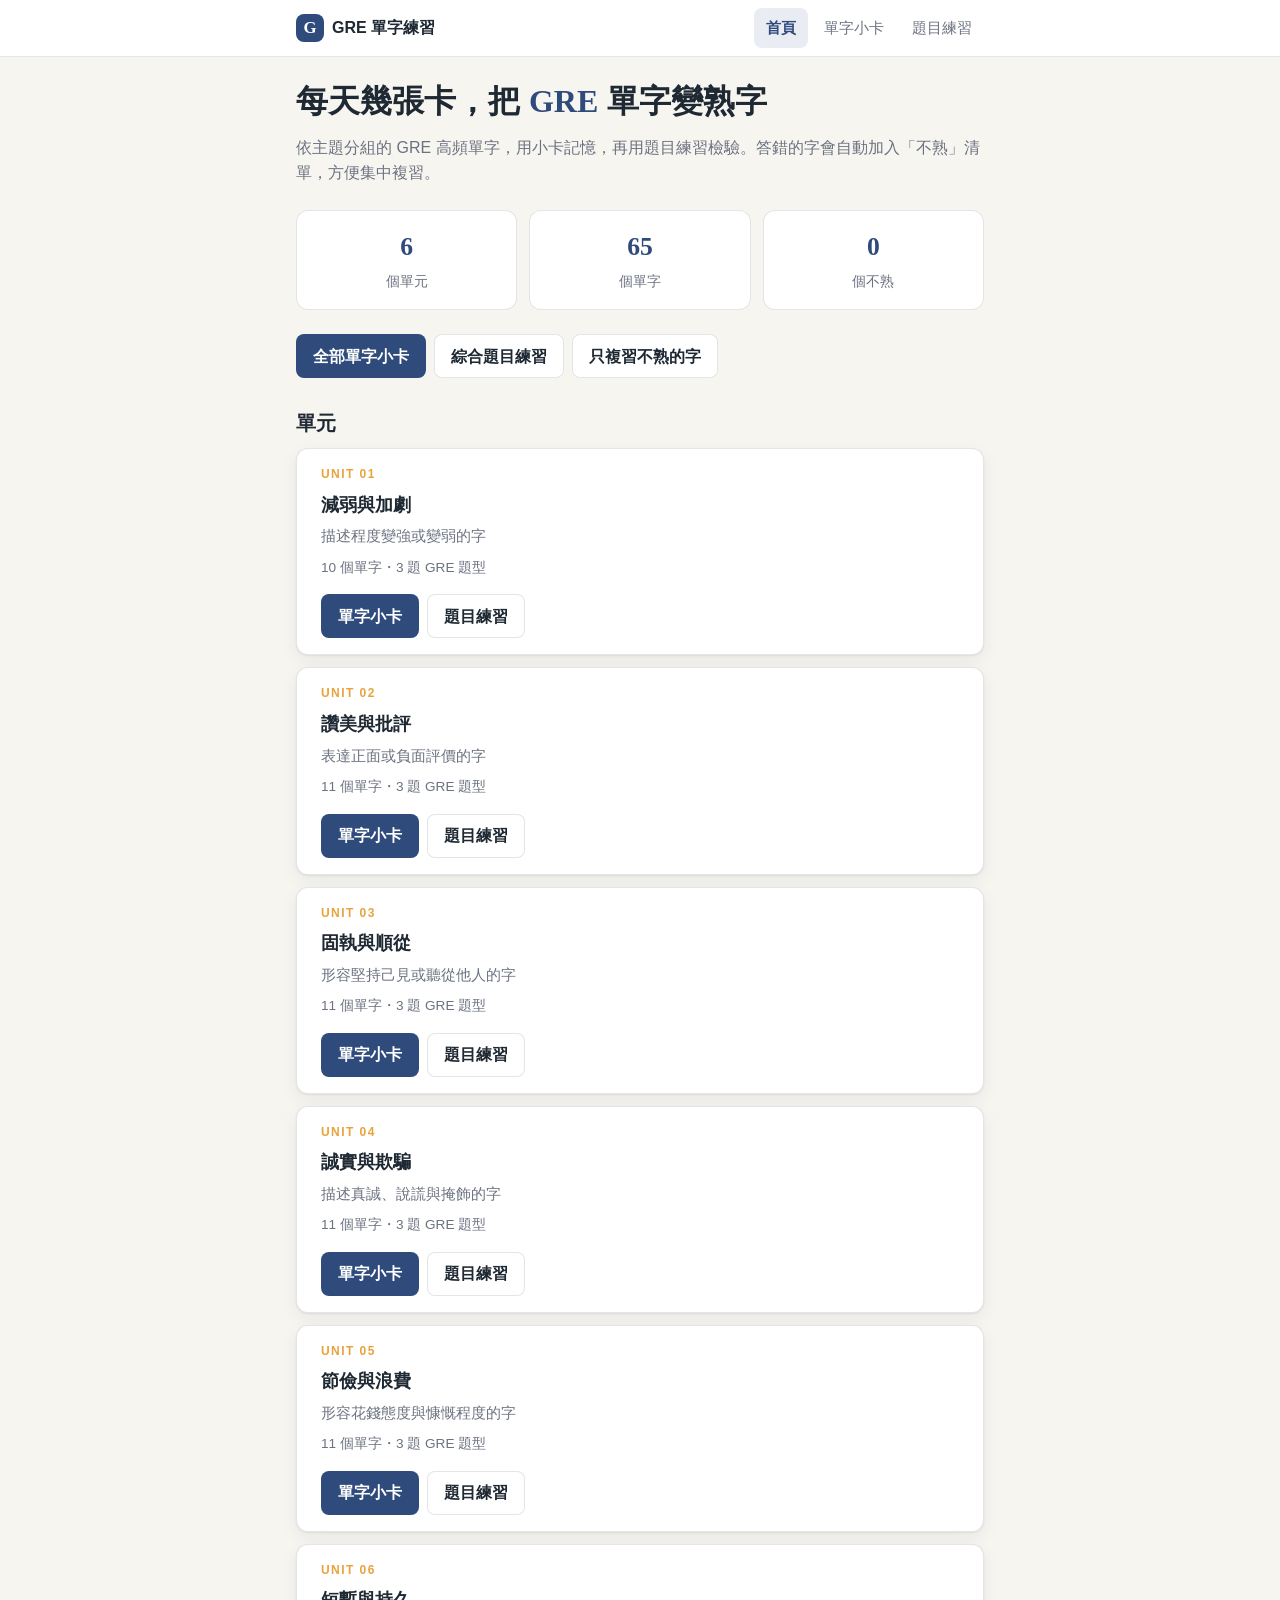
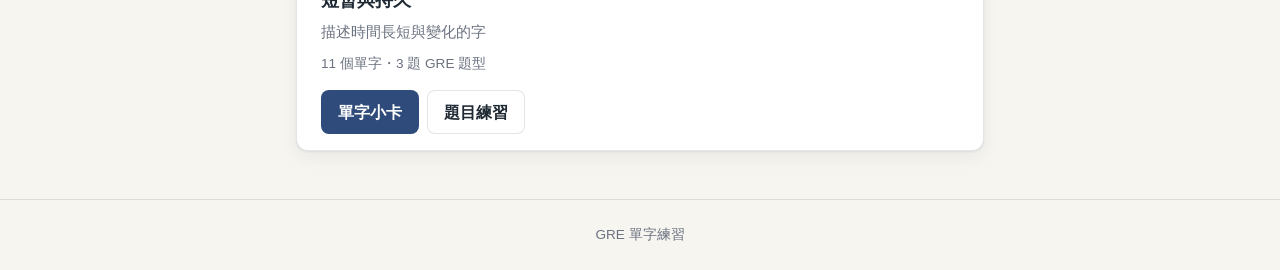
<file: index.html>
<!doctype html>
<html lang="zh-Hant">
<head>
  <meta charset="utf-8">
  <meta name="viewport" content="width=device-width, initial-scale=1">
  <title>首頁｜GRE 單字練習</title>
  <link rel="stylesheet" href="assets/style.css">
</head>
<body>
  <header id="site-nav"></header>
  <main class="container">
    <section class="hero">
      <h1>每天幾張卡，把 <span class="accent-word">GRE</span> 單字變熟字</h1>
      <p class="lead">依主題分組的 GRE 高頻單字，用小卡記憶，再用題目練習檢驗。答錯的字會自動加入「不熟」清單，方便集中複習。</p>
    </section>

    <div id="stats" class="stats"></div>

    <div class="btn-row quick-actions">
      <a class="btn btn-primary" href="flashcards.html">全部單字小卡</a>
      <a class="btn btn-ghost" href="quiz.html">綜合題目練習</a>
      <a class="btn btn-ghost" href="flashcards.html?unfamiliar=1">只複習不熟的字</a>
    </div>

    <h2>單元</h2>
    <div id="unit-list" class="unit-list"></div>
  </main>
  <footer class="site-footer">GRE 單字練習</footer>
  <script src="data/units.js"></script>
  <script src="assets/app.js"></script>
  <script>GRE.initHome();</script>
</body>
</html>
</file>
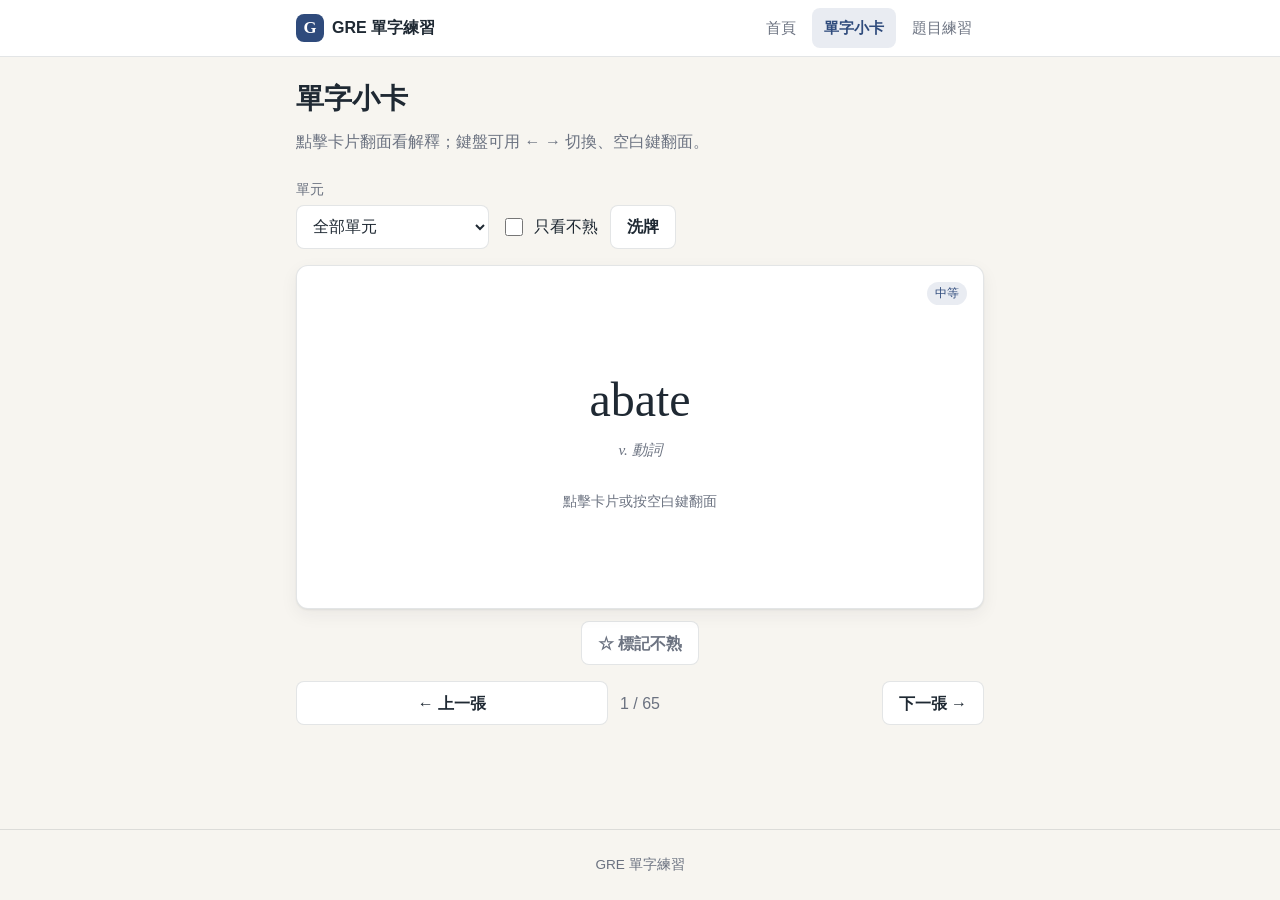
<file: flashcards.html>
<!doctype html>
<html lang="zh-Hant">
<head>
  <meta charset="utf-8">
  <meta name="viewport" content="width=device-width, initial-scale=1">
  <title>單字小卡｜GRE 單字練習</title>
  <link rel="stylesheet" href="assets/style.css">
</head>
<body>
  <header id="site-nav"></header>
  <main class="container">
    <section class="page-head">
      <h1>單字小卡</h1>
      <p class="lead">點擊卡片翻面看解釋；鍵盤可用 ← → 切換、空白鍵翻面。</p>
    </section>

    <div class="toolbar">
      <label class="field">
        <span>單元</span>
        <select id="unit-select"></select>
      </label>
      <label class="check">
        <input type="checkbox" id="only-unfamiliar">
        只看不熟
      </label>
      <button type="button" class="btn btn-ghost" id="shuffle-btn">洗牌</button>
    </div>

    <div id="card-area"></div>

    <div class="card-controls">
      <button type="button" class="btn btn-ghost" id="prev-btn">← 上一張</button>
      <span id="progress" class="progress-text"></span>
      <button type="button" class="btn btn-ghost" id="next-btn">下一張 →</button>
    </div>
  </main>
  <footer class="site-footer">GRE 單字練習</footer>
  <script src="data/units.js"></script>
  <script src="assets/app.js"></script>
  <script>GRE.initFlashcards();</script>
</body>
</html>
</file>
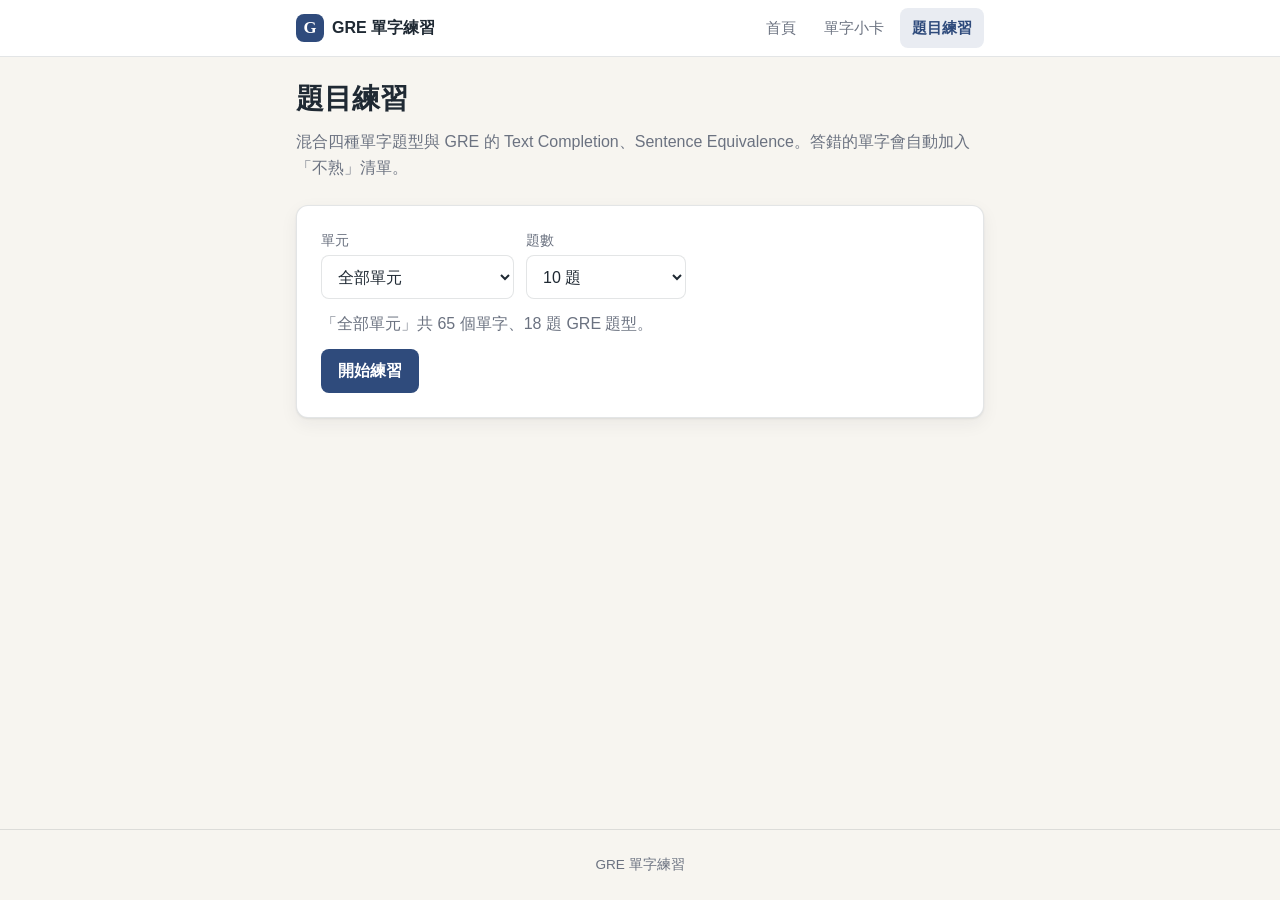
<file: quiz.html>
<!doctype html>
<html lang="zh-Hant">
<head>
  <meta charset="utf-8">
  <meta name="viewport" content="width=device-width, initial-scale=1">
  <title>題目練習｜GRE 單字練習</title>
  <link rel="stylesheet" href="assets/style.css">
</head>
<body>
  <header id="site-nav"></header>
  <main class="container">
    <section class="page-head">
      <h1>題目練習</h1>
      <p class="lead">混合四種單字題型與 GRE 的 Text Completion、Sentence Equivalence。答錯的單字會自動加入「不熟」清單。</p>
    </section>

    <section id="quiz-setup" class="panel">
      <div class="setup-grid">
        <label class="field">
          <span>單元</span>
          <select id="unit-select"></select>
        </label>
        <label class="field">
          <span>題數</span>
          <select id="count-select">
            <option value="10">10 題</option>
            <option value="20">20 題</option>
          </select>
        </label>
      </div>
      <p class="muted" id="setup-info"></p>
      <button type="button" class="btn btn-primary" id="start-btn">開始練習</button>
    </section>

    <div id="quiz-area" hidden></div>
  </main>
  <footer class="site-footer">GRE 單字練習</footer>
  <script src="data/units.js"></script>
  <script src="assets/app.js"></script>
  <script>GRE.initQuiz();</script>
</body>
</html>
</file>
<file: assets/style.css>
/* ==========================================================
   GRE 單字練習 — 全站樣式
   規則：顏色只能使用下方 token（見 AGENTS.md 第 7 節）
   ========================================================== */

/* ---------- 設計 token ---------- */
:root {
  --color-bg: #f7f5f0;
  --color-surface: #ffffff;
  --color-primary: #2f4b7c;
  --color-accent: #e8a33d;
  --color-text: #1f2933;
  --color-muted: #6b7280;
  --color-correct: #2f855a;
  --color-wrong: #c53030;

  --font-ui: -apple-system, BlinkMacSystemFont, "PingFang TC", "Microsoft JhengHei", "Noto Sans TC", sans-serif;
  --font-word: Georgia, "Times New Roman", serif;

  --radius: 12px;
  --radius-sm: 8px;
  --space-1: 4px;
  --space-2: 8px;
  --space-3: 12px;
  --space-4: 16px;
  --space-5: 24px;
  --space-6: 32px;
  --space-7: 48px;

  /* 由 token 衍生，不是新顏色 */
  --line: color-mix(in srgb, var(--color-text) 12%, transparent);
  --shadow: 0 1px 2px color-mix(in srgb, var(--color-text) 8%, transparent),
            0 6px 18px color-mix(in srgb, var(--color-text) 6%, transparent);
  --primary-soft: color-mix(in srgb, var(--color-primary) 10%, transparent);
  --accent-soft: color-mix(in srgb, var(--color-accent) 18%, transparent);
  --correct-soft: color-mix(in srgb, var(--color-correct) 12%, transparent);
  --wrong-soft: color-mix(in srgb, var(--color-wrong) 12%, transparent);
}

@media (prefers-color-scheme: dark) {
  :root {
    --color-bg: #15181d;
    --color-surface: #1f242c;
    --color-primary: #8fb0e8;
    --color-accent: #f0b55a;
    --color-text: #e6e8eb;
    --color-muted: #9aa3ae;
    --color-correct: #5cc28a;
    --color-wrong: #f07171;
    --shadow: 0 1px 2px color-mix(in srgb, var(--color-bg) 60%, transparent),
              0 6px 18px color-mix(in srgb, var(--color-bg) 50%, transparent);
  }
}

/* ---------- 基礎 ---------- */
*,
*::before,
*::after { box-sizing: border-box; }

html { -webkit-text-size-adjust: 100%; }

body {
  margin: 0;
  min-height: 100vh;
  display: flex;
  flex-direction: column;
  background: var(--color-bg);
  color: var(--color-text);
  font-family: var(--font-ui);
  font-size: 16px;
  line-height: 1.6;
}

main { flex: 1; }

h1, h2, h3 { line-height: 1.3; margin: 0 0 var(--space-3); }
h1 { font-size: 1.75rem; }
h2 { font-size: 1.25rem; }
p { margin: 0 0 var(--space-3); }

a { color: var(--color-primary); }

[hidden] { display: none !important; }

.container {
  width: 100%;
  max-width: 720px;
  margin: 0 auto;
  padding: 0 var(--space-4);
}

main.container { padding-top: var(--space-5); padding-bottom: var(--space-7); }

.muted { color: var(--color-muted); }
.lead { color: var(--color-muted); font-size: 1rem; }

/* ---------- 導覽列 ---------- */
.site-header {
  background: var(--color-surface);
  border-bottom: 1px solid var(--line);
  position: sticky;
  top: 0;
  z-index: 10;
}

.header-inner {
  display: flex;
  align-items: center;
  justify-content: space-between;
  gap: var(--space-3);
  min-height: 56px;
  flex-wrap: wrap;
}

.brand {
  display: flex;
  align-items: center;
  gap: var(--space-2);
  font-weight: 700;
  color: var(--color-text);
  text-decoration: none;
  white-space: nowrap;
}

.brand-mark {
  display: inline-grid;
  place-items: center;
  width: 28px;
  height: 28px;
  border-radius: var(--radius-sm);
  background: var(--color-primary);
  color: var(--color-surface);
  font-family: var(--font-word);
  font-size: 1.05rem;
}

.nav { display: flex; gap: var(--space-1); }

.nav a {
  padding: var(--space-2) var(--space-3);
  border-radius: var(--radius-sm);
  color: var(--color-muted);
  text-decoration: none;
  font-size: 0.95rem;
}

.nav a:hover { color: var(--color-text); background: var(--primary-soft); }
.nav a[aria-current="page"] { color: var(--color-primary); background: var(--primary-soft); font-weight: 600; }

/* ---------- 頁尾 ---------- */
.site-footer {
  padding: var(--space-5) var(--space-4);
  text-align: center;
  color: var(--color-muted);
  font-size: 0.85rem;
  border-top: 1px solid var(--line);
}

/* ---------- 按鈕 ---------- */
.btn {
  display: inline-flex;
  align-items: center;
  justify-content: center;
  gap: var(--space-2);
  min-height: 44px;
  padding: 0 var(--space-4);
  border-radius: var(--radius-sm);
  border: 1px solid transparent;
  font: inherit;
  font-weight: 600;
  text-decoration: none;
  cursor: pointer;
  transition: background-color 0.15s, border-color 0.15s, color 0.15s;
}

.btn:disabled { opacity: 0.45; cursor: not-allowed; }

.btn-primary { background: var(--color-primary); color: var(--color-surface); }
.btn-primary:hover:not(:disabled) { background: color-mix(in srgb, var(--color-primary) 88%, var(--color-text)); }

.btn-ghost { background: var(--color-surface); color: var(--color-text); border-color: var(--line); }
.btn-ghost:hover:not(:disabled) { border-color: var(--color-primary); color: var(--color-primary); }

.btn-mark { background: var(--color-surface); color: var(--color-muted); border-color: var(--line); }
.btn-mark.is-active { background: var(--accent-soft); color: var(--color-text); border-color: var(--color-accent); }

.btn-row { display: flex; flex-wrap: wrap; gap: var(--space-2); }

:focus-visible { outline: 3px solid var(--color-accent); outline-offset: 2px; }

/* ---------- 共用卡片 / 面板 ---------- */
.panel {
  background: var(--color-surface);
  border: 1px solid var(--line);
  border-radius: var(--radius);
  box-shadow: var(--shadow);
  padding: var(--space-5);
}

.page-head { margin-bottom: var(--space-5); }

/* ---------- 表單欄位 ---------- */
.toolbar {
  display: flex;
  flex-wrap: wrap;
  align-items: flex-end;
  gap: var(--space-3);
  margin-bottom: var(--space-4);
}

.field { display: flex; flex-direction: column; gap: var(--space-1); font-size: 0.85rem; color: var(--color-muted); }

.field select {
  min-height: 44px;
  min-width: 160px;
  padding: 0 var(--space-3);
  border: 1px solid var(--line);
  border-radius: var(--radius-sm);
  background: var(--color-surface);
  color: var(--color-text);
  font: inherit;
  font-size: 1rem;
}

.check {
  display: inline-flex;
  align-items: center;
  gap: var(--space-2);
  min-height: 44px;
  cursor: pointer;
}

.check input { width: 18px; height: 18px; accent-color: var(--color-primary); }

/* ---------- 首頁 ---------- */
.hero { margin-bottom: var(--space-5); }
.hero h1 { font-size: 2rem; }
.hero .accent-word { font-family: var(--font-word); color: var(--color-primary); }

.stats {
  display: grid;
  grid-template-columns: repeat(3, 1fr);
  gap: var(--space-3);
  margin-bottom: var(--space-5);
}

.stat {
  background: var(--color-surface);
  border: 1px solid var(--line);
  border-radius: var(--radius);
  padding: var(--space-4);
  text-align: center;
}

.stat-value { display: block; font-size: 1.6rem; font-weight: 700; font-family: var(--font-word); color: var(--color-primary); }
.stat-label { font-size: 0.85rem; color: var(--color-muted); }

.quick-actions { margin-bottom: var(--space-6); }

.unit-list { display: grid; gap: var(--space-3); }

.unit-card {
  background: var(--color-surface);
  border: 1px solid var(--line);
  border-radius: var(--radius);
  box-shadow: var(--shadow);
  padding: var(--space-4) var(--space-5);
  display: grid;
  gap: var(--space-2);
}

.unit-no { font-size: 0.75rem; letter-spacing: 0.12em; color: var(--color-accent); font-weight: 700; }
.unit-card h3 { margin: 0; font-size: 1.15rem; }
.unit-card p { margin: 0; color: var(--color-muted); font-size: 0.95rem; }
.unit-meta { font-size: 0.85rem; color: var(--color-muted); }
.unit-card .btn-row { margin-top: var(--space-2); }

/* ---------- 單字小卡 ---------- */
.flash-card {
  perspective: 1200px;
  cursor: pointer;
  margin-bottom: var(--space-3);
  border-radius: var(--radius);
}

.flash-card-inner {
  display: grid;
  transform-style: preserve-3d;
  transition: transform 0.5s ease;
}

.flash-card.is-flipped .flash-card-inner { transform: rotateY(180deg); }

.flash-face {
  grid-area: 1 / 1;
  -webkit-backface-visibility: hidden;
  backface-visibility: hidden;
  background: var(--color-surface);
  border: 1px solid var(--line);
  border-radius: var(--radius);
  box-shadow: var(--shadow);
  padding: var(--space-6) var(--space-5);
  min-height: 320px;
}

.flash-front {
  display: flex;
  flex-direction: column;
  align-items: center;
  justify-content: center;
  text-align: center;
  position: relative;
}

.flash-back { transform: rotateY(180deg); }

.level-badge {
  position: absolute;
  top: var(--space-4);
  right: var(--space-4);
  font-size: 0.75rem;
  padding: 2px var(--space-2);
  border-radius: 999px;
  background: var(--primary-soft);
  color: var(--color-primary);
}

.unfamiliar-badge {
  position: absolute;
  top: var(--space-4);
  left: var(--space-4);
  font-size: 0.75rem;
  padding: 2px var(--space-2);
  border-radius: 999px;
  background: var(--accent-soft);
  color: var(--color-text);
}

.word {
  font-family: var(--font-word);
  font-size: clamp(2.2rem, 9vw, 3rem);
  margin: 0;
  word-break: break-word;
}

.word-sm { font-family: var(--font-word); font-size: 1.5rem; margin-bottom: var(--space-2); }

.pos { color: var(--color-muted); font-style: italic; font-family: var(--font-word); font-size: 0.95rem; }

.hint { margin: var(--space-4) 0 0; color: var(--color-muted); font-size: 0.85rem; }

.zh { font-size: 1.25rem; font-weight: 700; margin-bottom: var(--space-1); }
.en { color: var(--color-muted); font-style: italic; }

.example {
  margin: var(--space-4) 0;
  padding: var(--space-3) var(--space-4);
  border-left: 3px solid var(--color-accent);
  background: var(--accent-soft);
  border-radius: 0 var(--radius-sm) var(--radius-sm) 0;
}

.example p { margin: 0; }
.example-en { font-family: var(--font-word); }
.example strong { color: var(--color-primary); }
.example-zh { color: var(--color-muted); font-size: 0.9rem; margin-top: var(--space-1) !important; }

.relations { display: grid; gap: var(--space-2); margin: 0; }
.relations div { display: flex; gap: var(--space-3); align-items: baseline; }
.relations dt { flex: 0 0 auto; font-size: 0.85rem; color: var(--color-muted); }
.relations dd { margin: 0; display: flex; flex-wrap: wrap; gap: var(--space-1); }

.chip {
  font-family: var(--font-word);
  font-size: 0.9rem;
  padding: 1px var(--space-2);
  border-radius: 999px;
  border: 1px solid var(--line);
}

.card-actions { display: flex; justify-content: center; margin-bottom: var(--space-4); }

.card-controls {
  display: grid;
  grid-template-columns: 1fr auto 1fr;
  align-items: center;
  gap: var(--space-3);
}

.card-controls .btn:last-child { justify-self: end; }
.progress-text { color: var(--color-muted); font-variant-numeric: tabular-nums; }

.empty-state {
  text-align: center;
  padding: var(--space-7) var(--space-4);
  color: var(--color-muted);
}

/* ---------- 題目練習 ---------- */
.setup-grid { display: flex; flex-wrap: wrap; gap: var(--space-3); margin-bottom: var(--space-3); }

.quiz-top {
  display: flex;
  justify-content: space-between;
  align-items: center;
  margin-bottom: var(--space-2);
  font-size: 0.9rem;
  color: var(--color-muted);
  font-variant-numeric: tabular-nums;
}

.progress-bar {
  height: 6px;
  background: var(--line);
  border-radius: 999px;
  overflow: hidden;
  margin-bottom: var(--space-4);
}

.progress-bar span {
  display: block;
  height: 100%;
  width: 0;
  background: var(--color-accent);
  transition: width 0.3s ease;
}

.q-type {
  display: inline-block;
  font-size: 0.75rem;
  font-weight: 700;
  letter-spacing: 0.04em;
  padding: 2px var(--space-2);
  border-radius: 999px;
  background: var(--primary-soft);
  color: var(--color-primary);
  margin-bottom: var(--space-3);
}

.q-instruction { color: var(--color-muted); font-size: 0.95rem; }
.q-word { font-family: var(--font-word); font-size: 2rem; margin-bottom: var(--space-4); }
.q-zh { font-size: 1.4rem; font-weight: 700; margin-bottom: var(--space-4); }
.q-sentence { font-family: var(--font-word); font-size: 1.15rem; line-height: 1.7; margin-bottom: var(--space-4); }

.blank {
  display: inline-block;
  min-width: 4.5em;
  border-bottom: 2px solid var(--color-primary);
  margin: 0 2px;
  color: transparent;
}

.quiz-options { display: grid; gap: var(--space-2); margin-bottom: var(--space-4); }

.quiz-option {
  display: flex;
  align-items: center;
  gap: var(--space-3);
  width: 100%;
  min-height: 48px;
  padding: var(--space-2) var(--space-4);
  border: 1px solid var(--line);
  border-radius: var(--radius-sm);
  background: var(--color-surface);
  color: var(--color-text);
  font: inherit;
  text-align: left;
  cursor: pointer;
  transition: border-color 0.15s, background-color 0.15s;
}

.quiz-option:hover:not(:disabled) { border-color: var(--color-primary); }
.quiz-option:disabled { cursor: default; }

.option-key {
  flex: 0 0 auto;
  display: inline-grid;
  place-items: center;
  width: 26px;
  height: 26px;
  border-radius: 50%;
  border: 1px solid var(--line);
  font-size: 0.8rem;
  color: var(--color-muted);
}

.option-text.is-word { font-family: var(--font-word); font-size: 1.05rem; }

.quiz-option.is-selected { border-color: var(--color-primary); background: var(--primary-soft); }
.quiz-option.is-correct { border-color: var(--color-correct); background: var(--correct-soft); }
.quiz-option.is-wrong { border-color: var(--color-wrong); background: var(--wrong-soft); }

.feedback {
  border-radius: var(--radius-sm);
  padding: var(--space-3) var(--space-4);
  margin-bottom: var(--space-4);
}

.feedback.is-correct { background: var(--correct-soft); }
.feedback.is-wrong { background: var(--wrong-soft); }
.feedback-title { font-weight: 700; margin-bottom: var(--space-1); }
.feedback.is-correct .feedback-title { color: var(--color-correct); }
.feedback.is-wrong .feedback-title { color: var(--color-wrong); }
.feedback p { margin: 0 0 var(--space-1); }
.feedback strong { font-family: var(--font-word); }

.quiz-actions { display: flex; justify-content: flex-end; gap: var(--space-2); }

.result-score {
  font-family: var(--font-word);
  font-size: 3rem;
  font-weight: 700;
  color: var(--color-primary);
  margin: 0;
}

.result-head { text-align: center; margin-bottom: var(--space-5); }

.wrong-list { list-style: none; padding: 0; margin: 0 0 var(--space-5); display: grid; gap: var(--space-2); }

.wrong-list li {
  border: 1px solid var(--line);
  border-left: 3px solid var(--color-wrong);
  border-radius: var(--radius-sm);
  padding: var(--space-2) var(--space-3);
  font-size: 0.95rem;
}

.wrong-list strong { font-family: var(--font-word); }

/* ---------- 響應式 ---------- */
@media (max-width: 480px) {
  h1 { font-size: 1.5rem; }
  .hero h1 { font-size: 1.6rem; }
  .panel { padding: var(--space-4); }
  .flash-face { padding: var(--space-5) var(--space-4); min-height: 280px; }
  .stat { padding: var(--space-3) var(--space-2); }
  .stat-value { font-size: 1.3rem; }
  .field select { min-width: 140px; }
  .card-controls .btn { padding: 0 var(--space-3); }
}

@media (prefers-reduced-motion: reduce) {
  .flash-card-inner,
  .progress-bar span { transition: none; }
}
</file>
